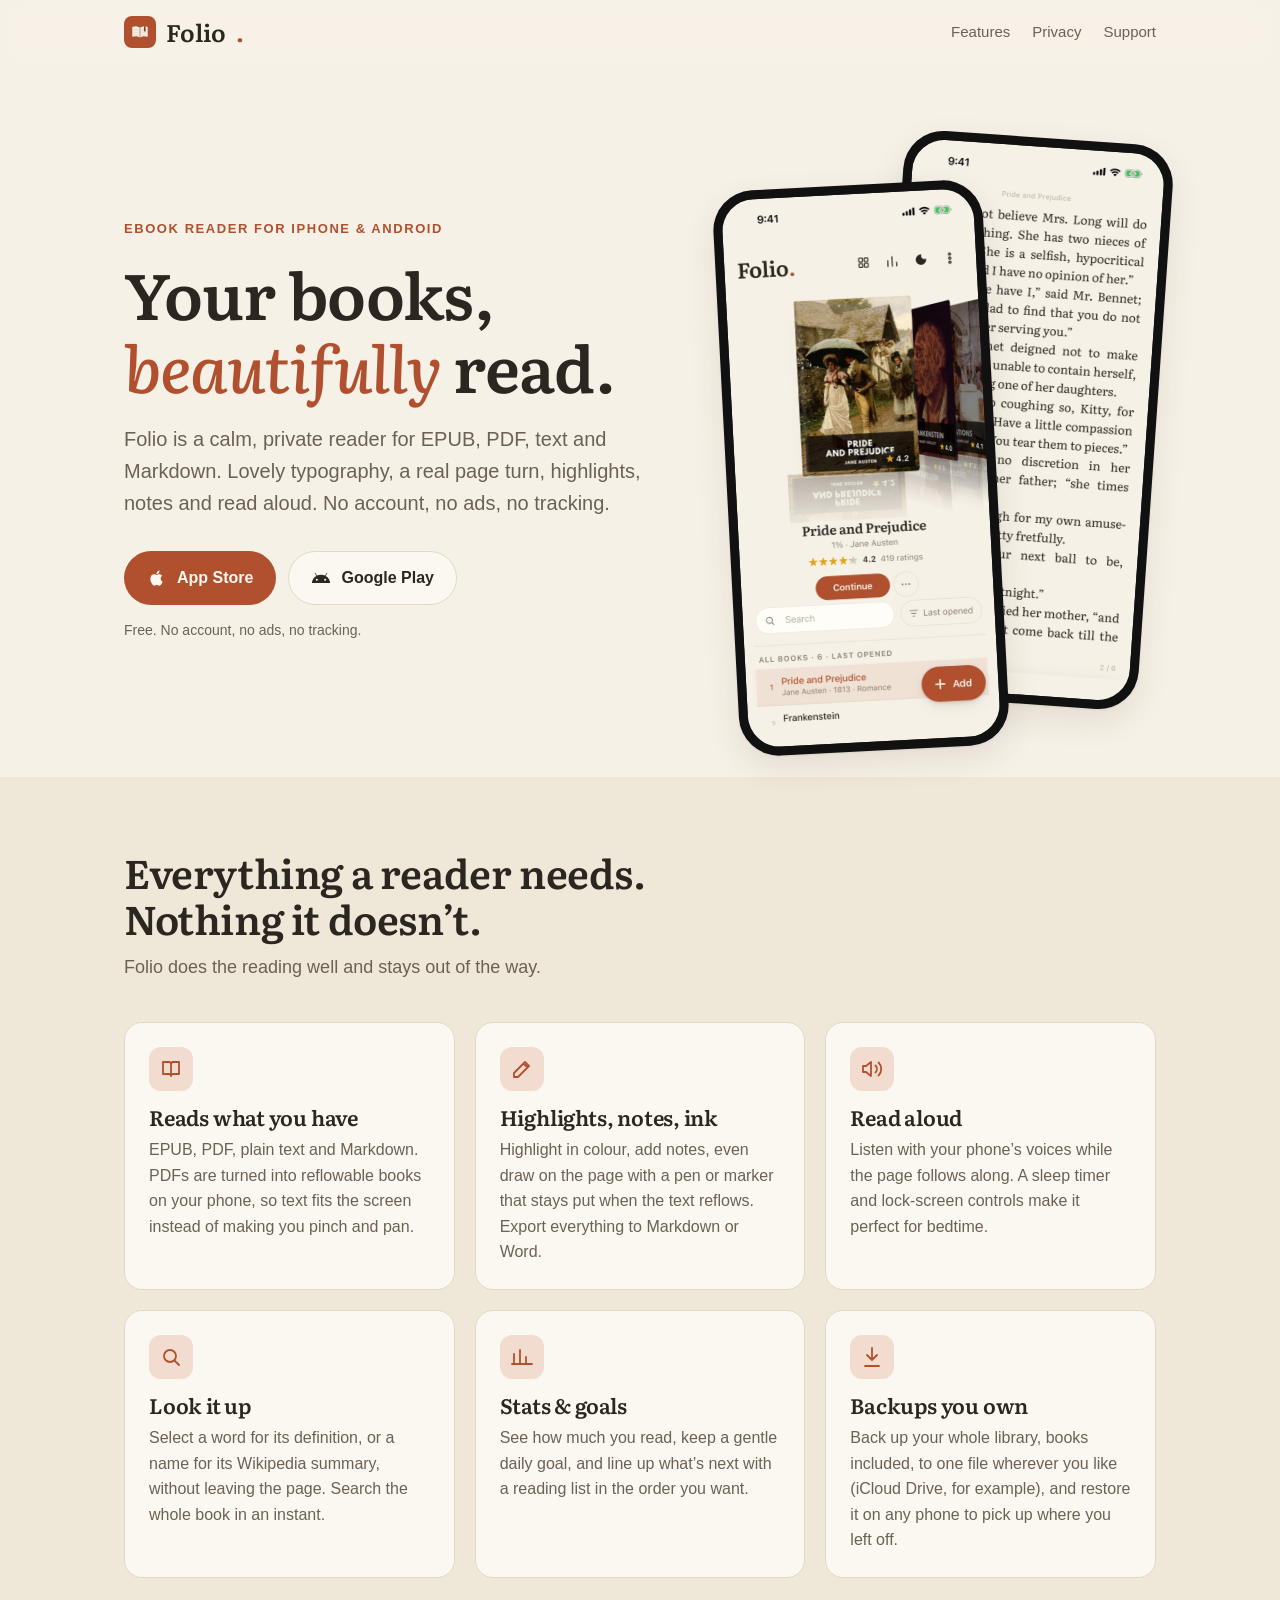
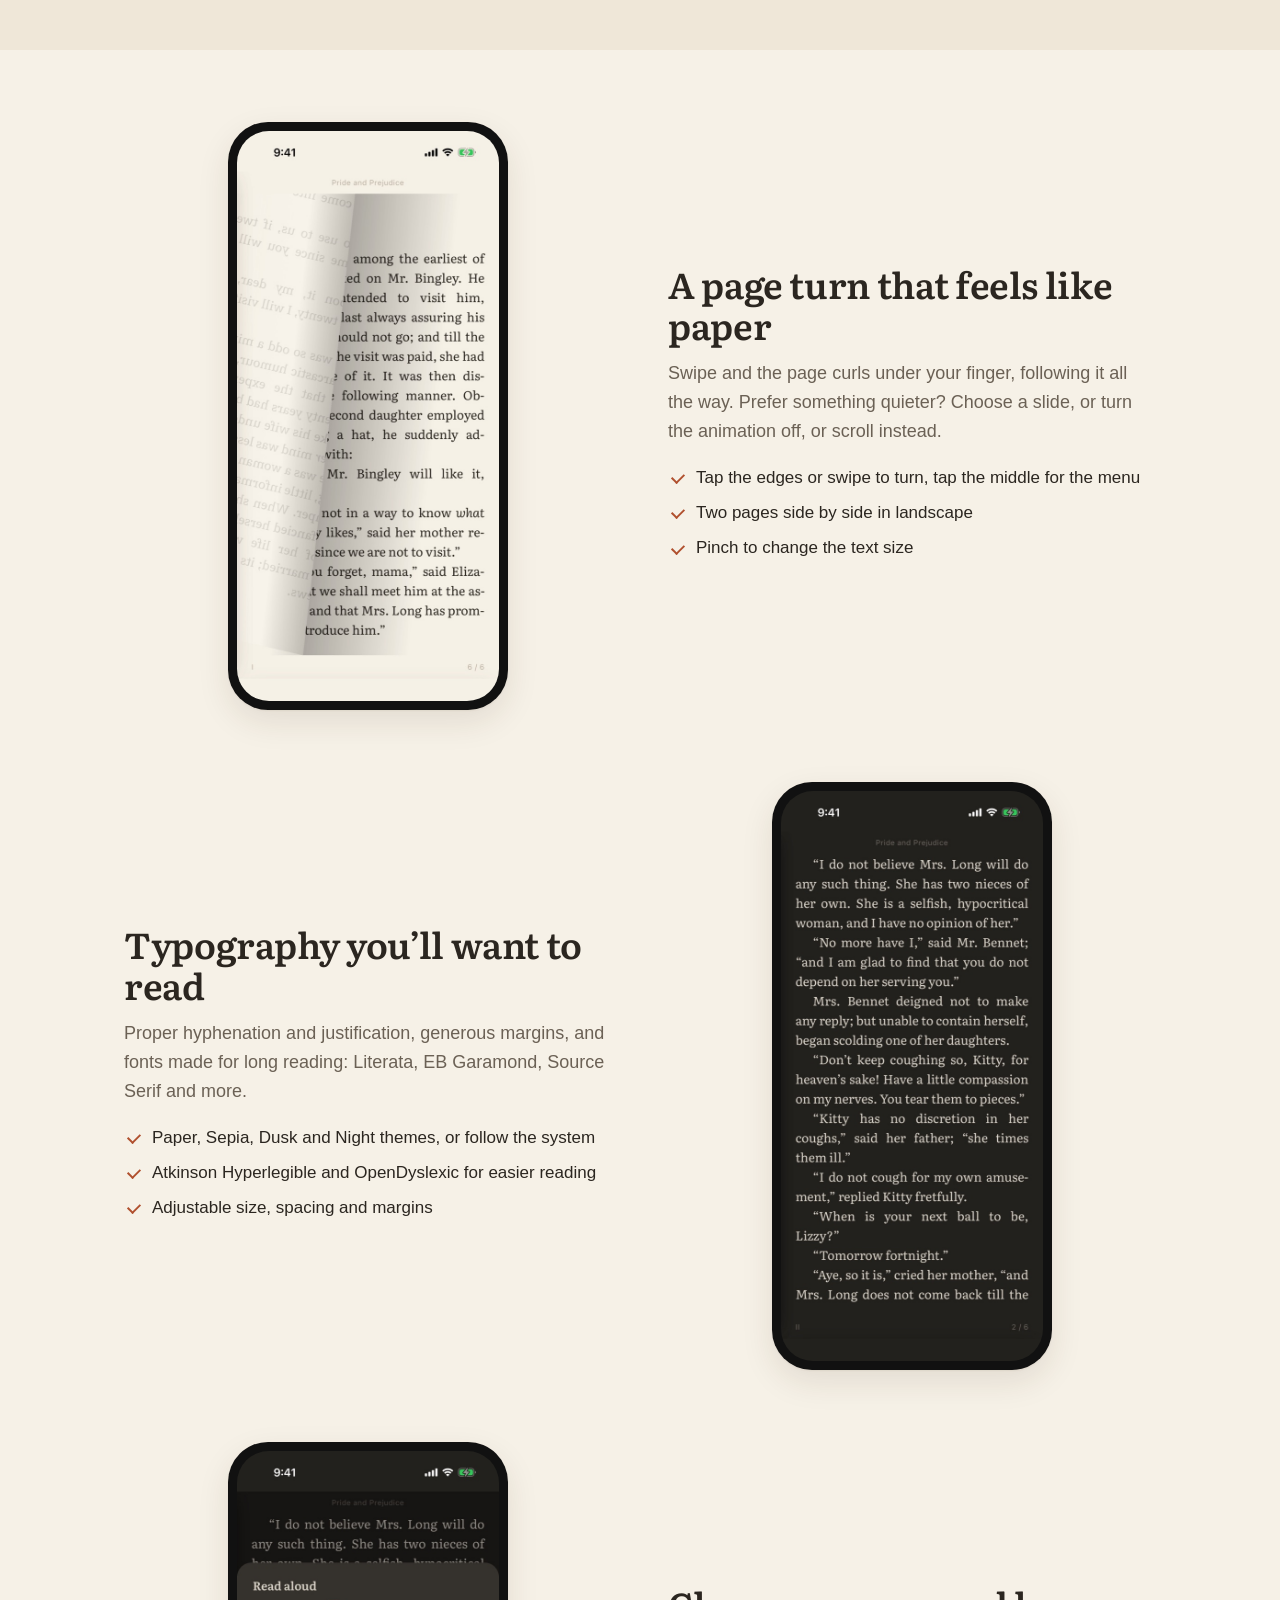
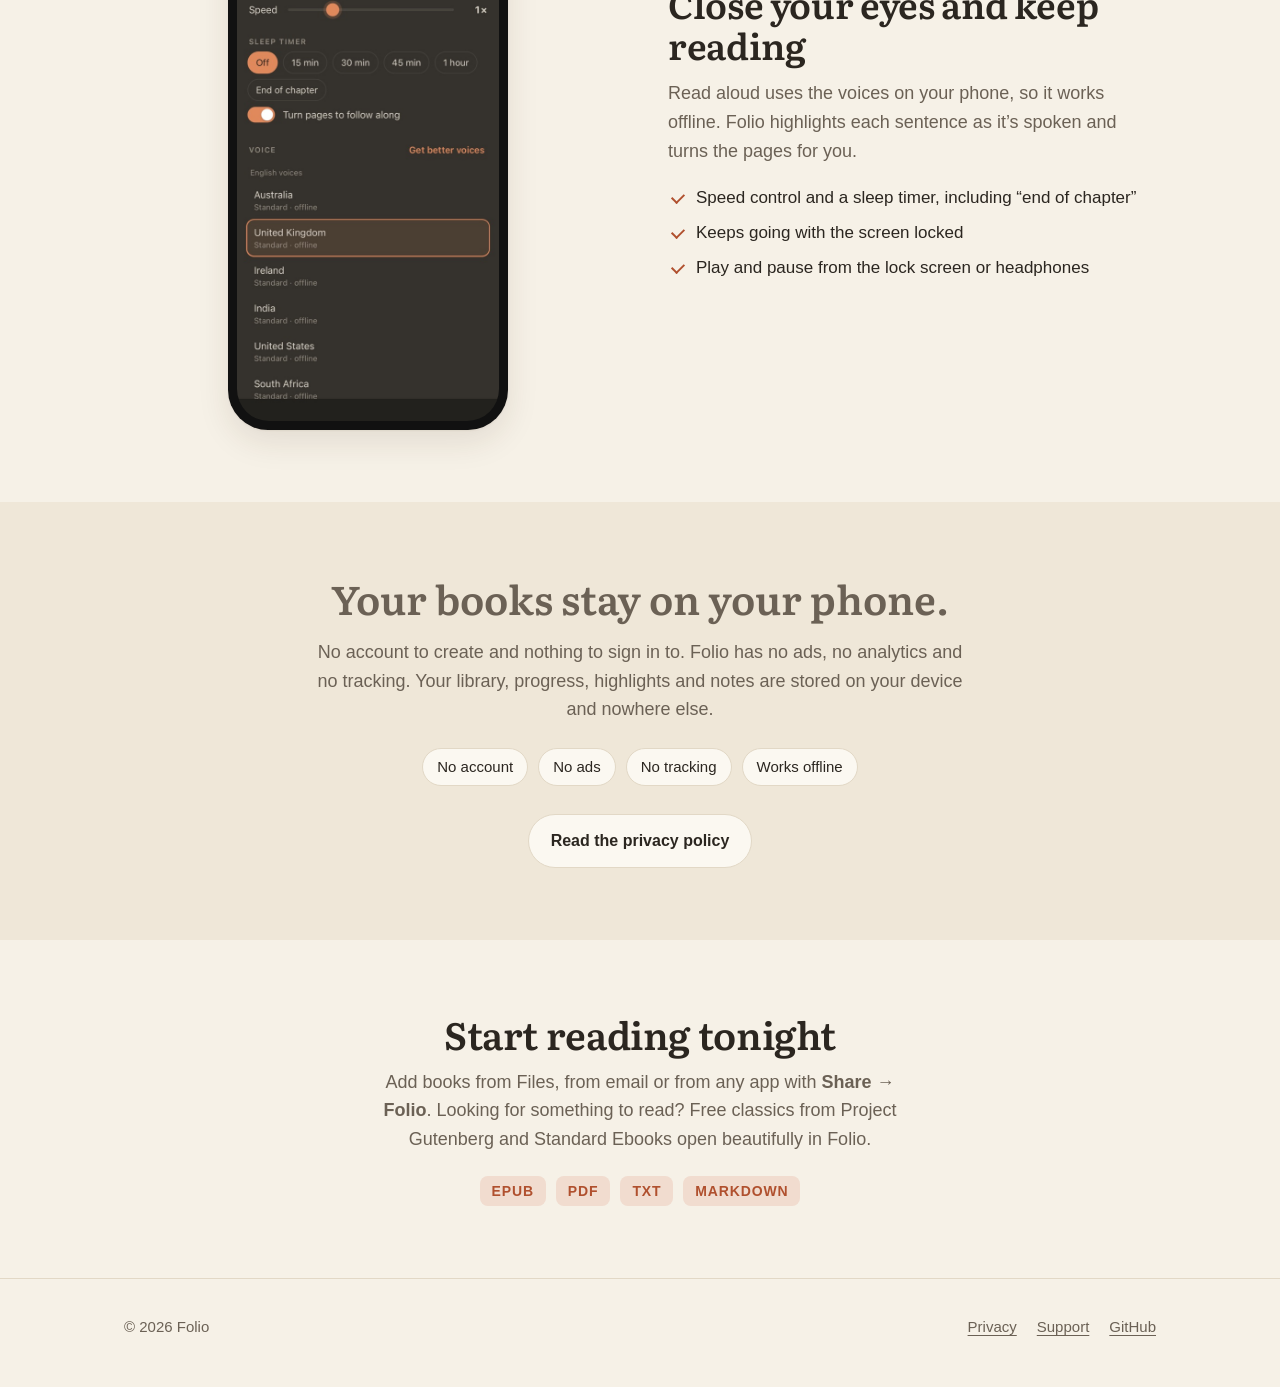
<file: index.html>
<!doctype html>
<html lang="en">
<head>
<meta charset="utf-8">
<meta name="viewport" content="width=device-width, initial-scale=1, viewport-fit=cover">
<title>Folio – Read EPUB &amp; PDF</title>
<meta name="description" content="Folio is a calm, private ebook reader for iPhone and Android. Read EPUB, PDF, text and Markdown with beautiful typography, highlights, notes and read aloud. No account, no ads, no tracking.">
<meta name="theme-color" content="#F6F1E7" media="(prefers-color-scheme: light)">
<meta name="theme-color" content="#1C1A17" media="(prefers-color-scheme: dark)">
<meta property="og:title" content="Folio – Read EPUB & PDF">
<meta property="og:description" content="A calm, private ebook reader. Your books stay on your phone.">
<meta property="og:image" content="img/icon-512.png">
<link rel="icon" href="img/favicon.png">
<link rel="apple-touch-icon" href="img/apple-touch-icon.png">
<link rel="preload" href="fonts/literata-latin-wght-normal.woff2" as="font" type="font/woff2" crossorigin>
<link rel="stylesheet" href="style.css">
</head>
<body>

<header class="top">
  <div class="wrap">
    <a class="brand" href="./"><img src="img/icon-512.png" alt="">Folio<b>.</b></a>
    <nav class="nav">
      <a href="#features" class="hide-sm">Features</a>
      <a href="#privacy">Privacy</a>
      <a href="support.html">Support</a>
    </nav>
  </div>
</header>

<main>
  <section class="hero">
    <div class="wrap">
      <div>
        <p class="eyebrow">Ebook reader for iPhone &amp; Android</p>
        <h1>Your books, <em>beautifully</em> read.</h1>
        <p class="lede">Folio is a calm, private reader for EPUB, PDF, text and Markdown. Lovely typography, a real page turn, highlights, notes and read aloud. No account, no ads, no tracking.</p>
        <div class="ctas">
          <a class="btn primary" href="https://apps.apple.com/app/folio-read-epub-pdf/id6838171539">
            <svg viewBox="0 0 24 24" aria-hidden="true"><path d="M16.37 12.7c-.02-2.3 1.88-3.4 1.96-3.46-1.07-1.56-2.73-1.78-3.32-1.8-1.41-.14-2.76.83-3.47.83-.72 0-1.82-.81-3-.79-1.54.02-2.96.9-3.76 2.27-1.6 2.78-.41 6.9 1.15 9.16.76 1.1 1.67 2.34 2.86 2.3 1.15-.05 1.58-.74 2.97-.74 1.38 0 1.77.74 2.98.72 1.23-.02 2.01-1.12 2.76-2.23.87-1.28 1.23-2.51 1.25-2.58-.03-.01-2.4-.92-2.38-3.68zM14.1 5.95c.63-.77 1.06-1.83.94-2.89-.91.04-2.02.61-2.67 1.37-.58.67-1.1 1.76-.96 2.8 1.02.08 2.06-.52 2.69-1.28z"/></svg>
            App Store
          </a>
          <a class="btn ghost" href="https://play.google.com/store/apps/details?id=io.folioreader.app">
            <svg viewBox="0 0 24 24" aria-hidden="true"><path d="M17.6 9.48l1.84-3.18a.38.38 0 00-.66-.38l-1.86 3.22a11.4 11.4 0 00-9.84 0L5.22 5.92a.38.38 0 00-.66.38L6.4 9.48A10.8 10.8 0 001 18h22a10.8 10.8 0 00-5.4-8.52zM7 15.25a1.25 1.25 0 110-2.5 1.25 1.25 0 010 2.5zm10 0a1.25 1.25 0 110-2.5 1.25 1.25 0 010 2.5z"/></svg>
            Google Play
          </a>
        </div>
        <p class="note">Free. No account, no ads, no tracking.</p>
      </div>
      <div class="phones" aria-hidden="true">
        <div class="phone back"><img src="img/reader.jpg" alt="" width="1206" height="2622" loading="eager"></div>
        <div class="phone front"><img src="img/library.jpg" alt="" width="1206" height="2622" loading="eager"></div>
      </div>
    </div>
  </section>

  <section id="features" class="alt">
    <div class="wrap">
      <div class="sec-head">
        <h2>Everything a reader needs. Nothing it doesn’t.</h2>
        <p>Folio does the reading well and stays out of the way.</p>
      </div>
      <div class="grid">
        <div class="card">
          <div class="ico"><svg viewBox="0 0 24 24"><path d="M4 5h6a2 2 0 012 2v12a2 2 0 00-2-2H4zM20 5h-6a2 2 0 00-2 2v12a2 2 0 012-2h6z"/></svg></div>
          <h3>Reads what you have</h3>
          <p>EPUB, PDF, plain text and Markdown. PDFs are turned into reflowable books on your phone, so text fits the screen instead of making you pinch and pan.</p>
        </div>
        <div class="card">
          <div class="ico"><svg viewBox="0 0 24 24"><path d="M4 20h4L19 9l-4-4L4 16zM13.5 6.5l4 4"/></svg></div>
          <h3>Highlights, notes, ink</h3>
          <p>Highlight in colour, add notes, even draw on the page with a pen or marker that stays put when the text reflows. Export everything to Markdown or Word.</p>
        </div>
        <div class="card">
          <div class="ico"><svg viewBox="0 0 24 24"><path d="M11 5L6 9H3v6h3l5 4zM15.5 8.5a5 5 0 010 7M18.5 5.5a9 9 0 010 13"/></svg></div>
          <h3>Read aloud</h3>
          <p>Listen with your phone’s voices while the page follows along. A sleep timer and lock-screen controls make it perfect for bedtime.</p>
        </div>
        <div class="card">
          <div class="ico"><svg viewBox="0 0 24 24"><circle cx="11" cy="11" r="6"/><path d="M20 20l-4.5-4.5"/></svg></div>
          <h3>Look it up</h3>
          <p>Select a word for its definition, or a name for its Wikipedia summary, without leaving the page. Search the whole book in an instant.</p>
        </div>
        <div class="card">
          <div class="ico"><svg viewBox="0 0 24 24"><path d="M4 19V9M10 19V5M16 19v-7M22 19H2"/></svg></div>
          <h3>Stats &amp; goals</h3>
          <p>See how much you read, keep a gentle daily goal, and line up what’s next with a reading list in the order you want.</p>
        </div>
        <div class="card">
          <div class="ico"><svg viewBox="0 0 24 24"><path d="M12 3v12M7 10l5 5 5-5M5 21h14"/></svg></div>
          <h3>Backups you own</h3>
          <p>Back up your whole library, books included, to one file wherever you like (iCloud Drive, for example), and restore it on any phone to pick up where you left off.</p>
        </div>
      </div>
    </div>
  </section>

  <section>
    <div class="wrap">
      <div class="showcase">
        <div class="shot"><img src="img/curl.jpg" alt="A page curling over as it turns" width="1206" height="2622" loading="lazy"></div>
        <div>
          <h2>A page turn that feels like paper</h2>
          <p>Swipe and the page curls under your finger, following it all the way. Prefer something quieter? Choose a slide, or turn the animation off, or scroll instead.</p>
          <ul class="ticks">
            <li>Tap the edges or swipe to turn, tap the middle for the menu</li>
            <li>Two pages side by side in landscape</li>
            <li>Pinch to change the text size</li>
          </ul>
        </div>
      </div>
      <div class="showcase flip">
        <div class="shot"><img src="img/dusk.jpg" alt="Folio's Dusk theme, light text on a warm dark page" width="1206" height="2622" loading="lazy"></div>
        <div>
          <h2>Typography you’ll want to read</h2>
          <p>Proper hyphenation and justification, generous margins, and fonts made for long reading: Literata, EB Garamond, Source Serif and more.</p>
          <ul class="ticks">
            <li>Paper, Sepia, Dusk and Night themes, or follow the system</li>
            <li>Atkinson Hyperlegible and OpenDyslexic for easier reading</li>
            <li>Adjustable size, spacing and margins</li>
          </ul>
        </div>
      </div>
      <div class="showcase">
        <div class="shot"><img src="img/tts.jpg" alt="Read aloud settings with speed, sleep timer and voices" width="1206" height="2622" loading="lazy"></div>
        <div>
          <h2>Close your eyes and keep reading</h2>
          <p>Read aloud uses the voices on your phone, so it works offline. Folio highlights each sentence as it’s spoken and turns the pages for you.</p>
          <ul class="ticks">
            <li>Speed control and a sleep timer, including “end of chapter”</li>
            <li>Keeps going with the screen locked</li>
            <li>Play and pause from the lock screen or headphones</li>
          </ul>
        </div>
      </div>
    </div>
  </section>

  <section id="privacy" class="alt privacy-band">
    <div class="wrap">
      <p class="big">Your books stay on your phone.</p>
      <p>No account to create and nothing to sign in to. Folio has no ads, no analytics and no tracking. Your library, progress, highlights and notes are stored on your device and nowhere else.</p>
      <div class="pills"><span>No account</span><span>No ads</span><span>No tracking</span><span>Works offline</span></div>
      <a class="btn ghost" href="privacy.html">Read the privacy policy</a>
    </div>
  </section>

  <section>
    <div class="wrap narrow" style="text-align:center">
      <h2 style="font-size:clamp(28px,4vw,38px)">Start reading tonight</h2>
      <p style="color:var(--ink-2);font-size:18px;margin:12px auto 22px;max-width:30em">Add books from Files, from email or from any app with <b>Share → Folio</b>. Looking for something to read? Free classics from Project Gutenberg and Standard Ebooks open beautifully in Folio.</p>
      <div class="formats" style="justify-content:center"><span>EPUB</span><span>PDF</span><span>TXT</span><span>MARKDOWN</span></div>
    </div>
  </section>
</main>

<footer>
  <div class="wrap">
    <span>© <span data-year>2026</span> Folio</span>
    <nav>
      <a href="privacy.html">Privacy</a>
      <a href="support.html">Support</a>
      <a data-gh="">GitHub</a>
    </nav>
  </div>
</footer>
<script src="site.js"></script>
</body>
</html>
</file>
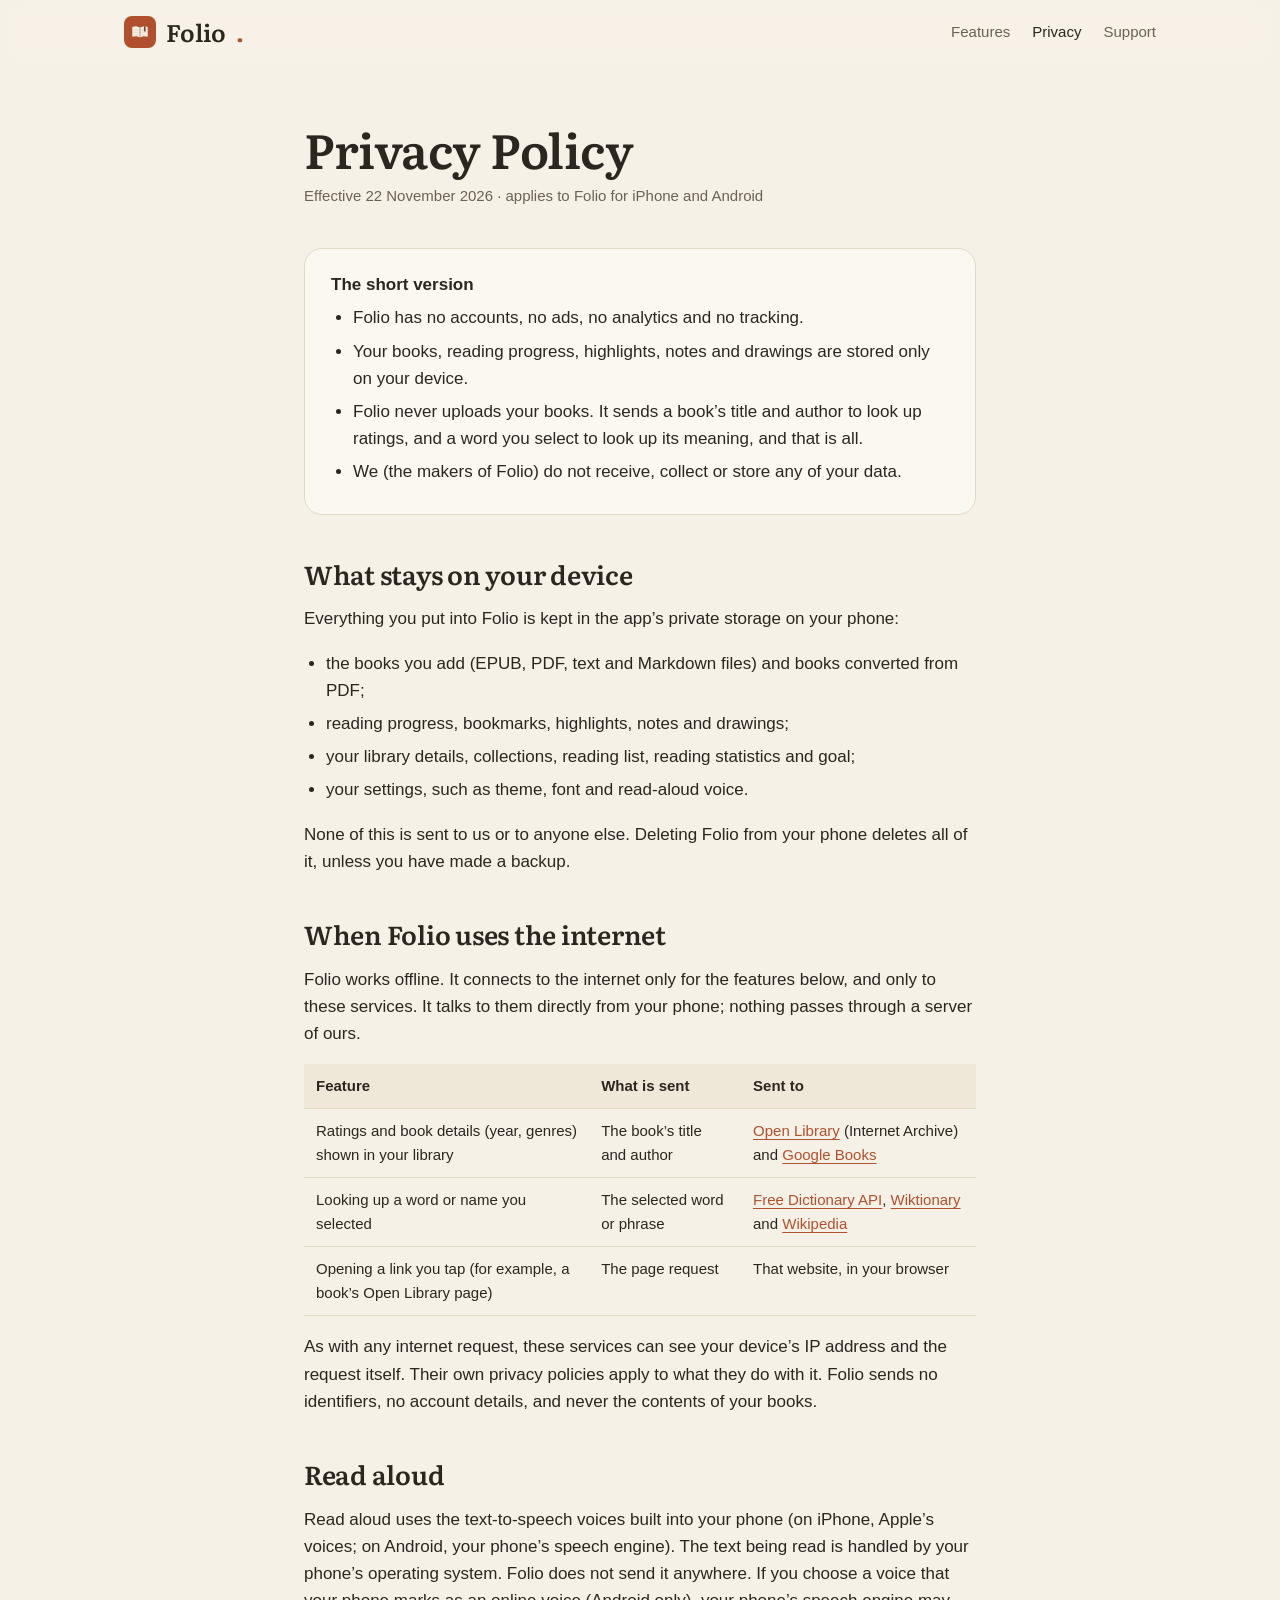
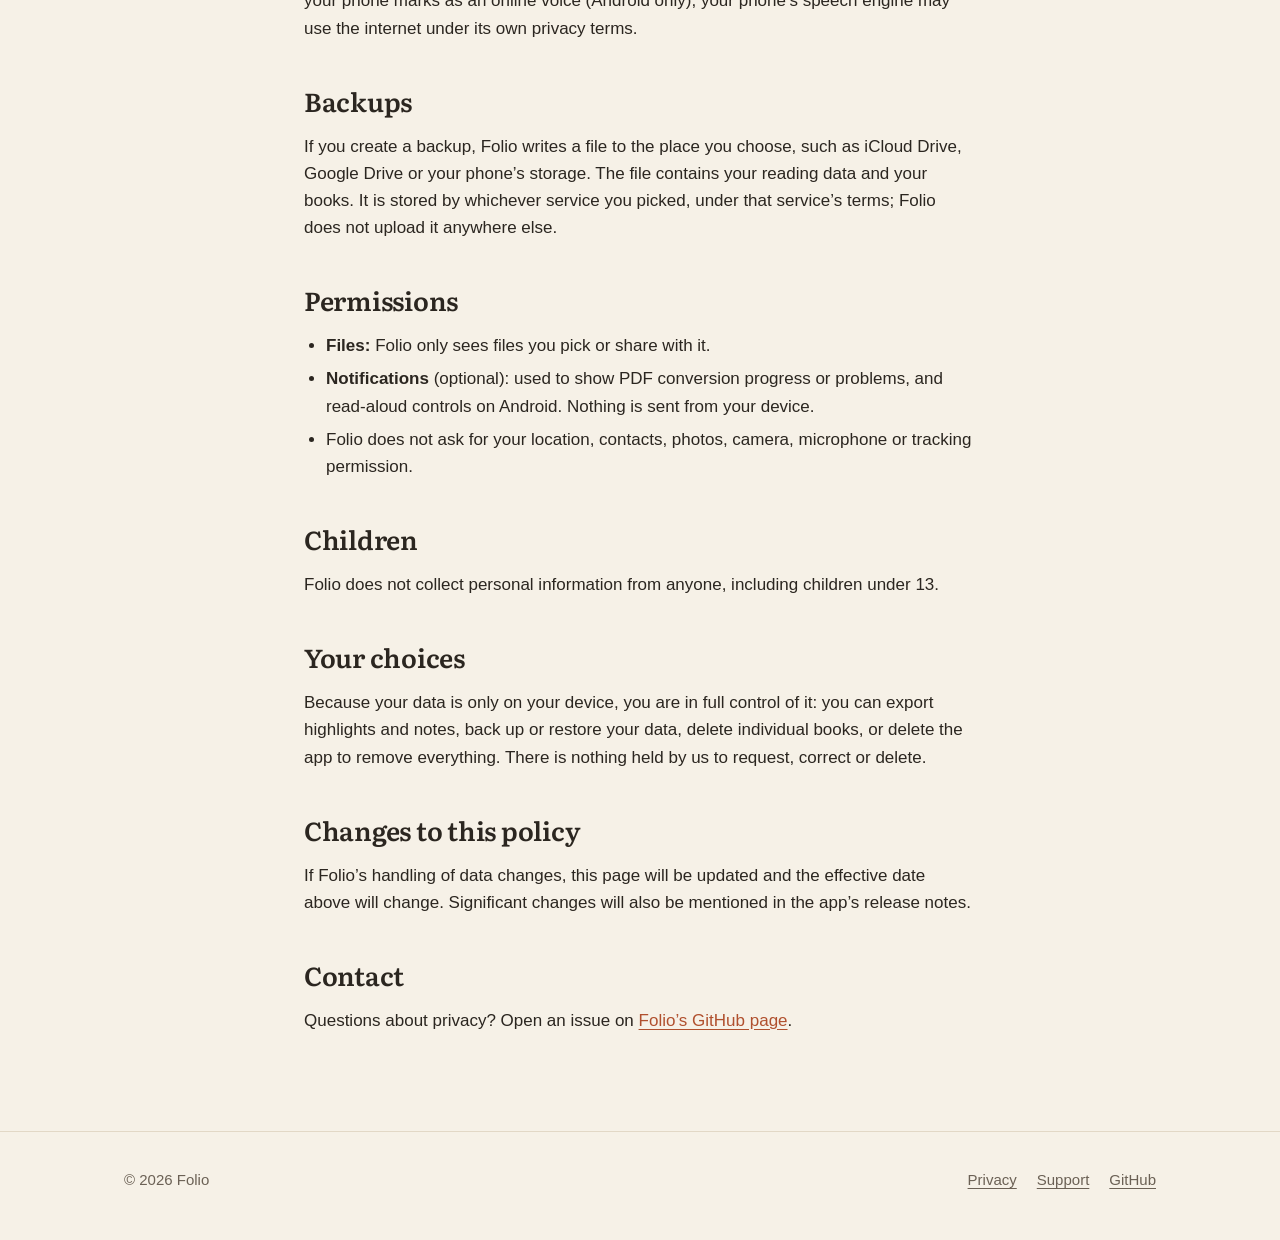
<file: privacy.html>
<!doctype html>
<html lang="en">
<head>
<meta charset="utf-8">
<meta name="viewport" content="width=device-width, initial-scale=1, viewport-fit=cover">
<title>Privacy Policy · Folio</title>
<meta name="description" content="Folio's privacy policy: no account, no ads, no analytics, no tracking. Your books and reading data stay on your device.">
<meta name="theme-color" content="#F6F1E7" media="(prefers-color-scheme: light)">
<meta name="theme-color" content="#1C1A17" media="(prefers-color-scheme: dark)">
<link rel="icon" href="img/favicon.png">
<link rel="apple-touch-icon" href="img/apple-touch-icon.png">
<link rel="stylesheet" href="style.css">
</head>
<body>

<header class="top">
  <div class="wrap">
    <a class="brand" href="./"><img src="img/icon-512.png" alt="">Folio<b>.</b></a>
    <nav class="nav">
      <a href="./#features" class="hide-sm">Features</a>
      <a href="privacy.html" aria-current="page">Privacy</a>
      <a href="support.html">Support</a>
    </nav>
  </div>
</header>

<main class="doc">
  <div class="wrap narrow">
    <h1>Privacy Policy</h1>
    <p class="updated">Effective 22 November 2026 · applies to Folio for iPhone and Android</p>

    <div class="summary">
      <p>The short version</p>
      <ul>
        <li>Folio has no accounts, no ads, no analytics and no tracking.</li>
        <li>Your books, reading progress, highlights, notes and drawings are stored only on your device.</li>
        <li>Folio never uploads your books. It sends a book’s title and author to look up ratings, and a word you select to look up its meaning, and that is all.</li>
        <li>We (the makers of Folio) do not receive, collect or store any of your data.</li>
      </ul>
    </div>

    <h2>What stays on your device</h2>
    <p>Everything you put into Folio is kept in the app’s private storage on your phone:</p>
    <ul>
      <li>the books you add (EPUB, PDF, text and Markdown files) and books converted from PDF;</li>
      <li>reading progress, bookmarks, highlights, notes and drawings;</li>
      <li>your library details, collections, reading list, reading statistics and goal;</li>
      <li>your settings, such as theme, font and read-aloud voice.</li>
    </ul>
    <p>None of this is sent to us or to anyone else. Deleting Folio from your phone deletes all of it, unless you have made a backup.</p>

    <h2>When Folio uses the internet</h2>
    <p>Folio works offline. It connects to the internet only for the features below, and only to these services. It talks to them directly from your phone; nothing passes through a server of ours.</p>
    <table>
      <thead><tr><th>Feature</th><th>What is sent</th><th>Sent to</th></tr></thead>
      <tbody>
        <tr><td>Ratings and book details (year, genres) shown in your library</td><td>The book’s title and author</td><td><a href="https://openlibrary.org/">Open Library</a> (Internet Archive) and <a href="https://developers.google.com/books">Google Books</a></td></tr>
        <tr><td>Looking up a word or name you selected</td><td>The selected word or phrase</td><td><a href="https://dictionaryapi.dev/">Free Dictionary API</a>, <a href="https://www.wiktionary.org/">Wiktionary</a> and <a href="https://www.wikipedia.org/">Wikipedia</a></td></tr>
        <tr><td>Opening a link you tap (for example, a book’s Open Library page)</td><td>The page request</td><td>That website, in your browser</td></tr>
      </tbody>
    </table>
    <p>As with any internet request, these services can see your device’s IP address and the request itself. Their own privacy policies apply to what they do with it. Folio sends no identifiers, no account details, and never the contents of your books.</p>

    <h2>Read aloud</h2>
    <p>Read aloud uses the text-to-speech voices built into your phone (on iPhone, Apple’s voices; on Android, your phone’s speech engine). The text being read is handled by your phone’s operating system. Folio does not send it anywhere. If you choose a voice that your phone marks as an online voice (Android only), your phone’s speech engine may use the internet under its own privacy terms.</p>

    <h2>Backups</h2>
    <p>If you create a backup, Folio writes a file to the place you choose, such as iCloud Drive, Google Drive or your phone’s storage. The file contains your reading data and your books. It is stored by whichever service you picked, under that service’s terms; Folio does not upload it anywhere else.</p>

    <h2>Permissions</h2>
    <ul>
      <li><b>Files:</b> Folio only sees files you pick or share with it.</li>
      <li><b>Notifications</b> (optional): used to show PDF conversion progress or problems, and read-aloud controls on Android. Nothing is sent from your device.</li>
      <li>Folio does not ask for your location, contacts, photos, camera, microphone or tracking permission.</li>
    </ul>

    <h2>Children</h2>
    <p>Folio does not collect personal information from anyone, including children under 13.</p>

    <h2>Your choices</h2>
    <p>Because your data is only on your device, you are in full control of it: you can export highlights and notes, back up or restore your data, delete individual books, or delete the app to remove everything. There is nothing held by us to request, correct or delete.</p>

    <h2>Changes to this policy</h2>
    <p>If Folio’s handling of data changes, this page will be updated and the effective date above will change. Significant changes will also be mentioned in the app’s release notes.</p>

    <h2>Contact</h2>
    <p>Questions about privacy? Open an issue on <a data-gh="/issues">Folio’s GitHub page</a>.</p>
  </div>
</main>

<footer>
  <div class="wrap">
    <span>© <span data-year>2026</span> Folio</span>
    <nav>
      <a href="privacy.html">Privacy</a>
      <a href="support.html">Support</a>
      <a data-gh="">GitHub</a>
    </nav>
  </div>
</footer>
<script src="site.js"></script>
</body>
</html>
</file>
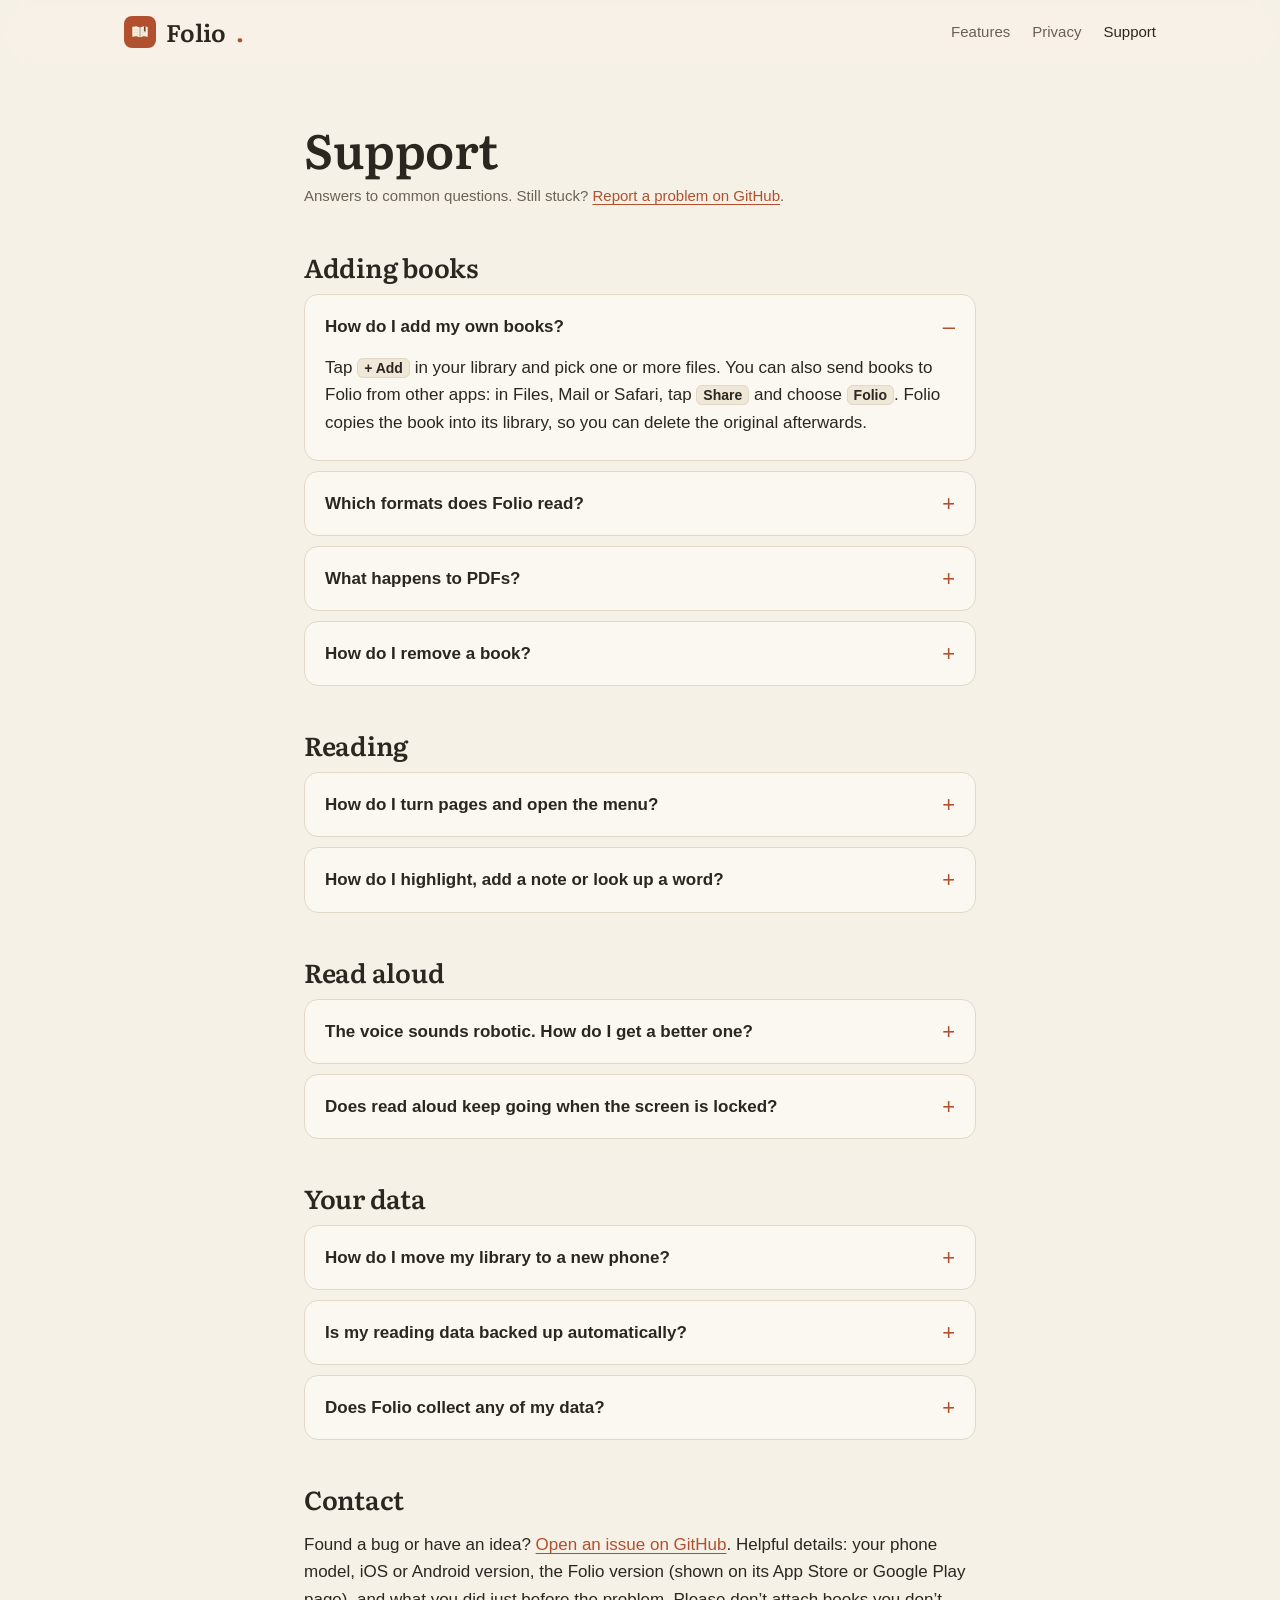
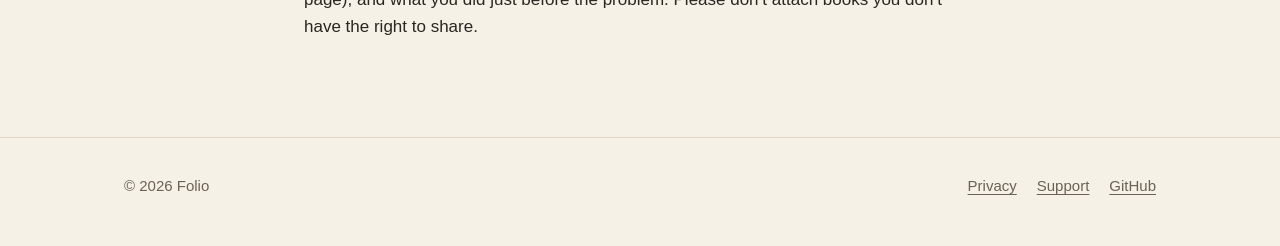
<file: support.html>
<!doctype html>
<html lang="en">
<head>
<meta charset="utf-8">
<meta name="viewport" content="width=device-width, initial-scale=1, viewport-fit=cover">
<title>Support · Folio</title>
<meta name="description" content="Help with Folio: adding books, PDFs, read aloud voices, backups and reporting a problem.">
<meta name="theme-color" content="#F6F1E7" media="(prefers-color-scheme: light)">
<meta name="theme-color" content="#1C1A17" media="(prefers-color-scheme: dark)">
<link rel="icon" href="img/favicon.png">
<link rel="apple-touch-icon" href="img/apple-touch-icon.png">
<link rel="stylesheet" href="style.css">
</head>
<body>

<header class="top">
  <div class="wrap">
    <a class="brand" href="./"><img src="img/icon-512.png" alt="">Folio<b>.</b></a>
    <nav class="nav">
      <a href="./#features" class="hide-sm">Features</a>
      <a href="privacy.html">Privacy</a>
      <a href="support.html" aria-current="page">Support</a>
    </nav>
  </div>
</header>

<main class="doc">
  <div class="wrap narrow">
    <h1>Support</h1>
    <p class="updated">Answers to common questions. Still stuck? <a data-gh="/issues">Report a problem on GitHub</a>.</p>

    <h2>Adding books</h2>
    <details open>
      <summary>How do I add my own books?</summary>
      <p>Tap <span class="path">+ Add</span> in your library and pick one or more files. You can also send books to Folio from other apps: in Files, Mail or Safari, tap <span class="path">Share</span> and choose <span class="path">Folio</span>. Folio copies the book into its library, so you can delete the original afterwards.</p>
    </details>
    <details>
      <summary>Which formats does Folio read?</summary>
      <p>EPUB, PDF, plain text (.txt) and Markdown (.md). DRM-protected books bought from other stores (for example, Kindle or Apple Books purchases) can’t be opened.</p>
    </details>
    <details>
      <summary>What happens to PDFs?</summary>
      <p>Folio turns a PDF into a reflowable book on your phone, so the text fits your screen and you can change the font and size. Conversion runs in the background while you keep reading; a long PDF can take a few minutes. On iPhone, keep Folio open until it finishes, because iOS pauses apps soon after you switch away.</p>
      <p>Scanned pages that are only pictures (with no text in them) are kept as page images, so you can still read them, but their text can’t be resized, searched or read aloud.</p>
    </details>
    <details>
      <summary>How do I remove a book?</summary>
      <p>In the library, tap <span class="path">⋯</span> on the book and choose to delete it. Your highlights and notes for it are removed too, so export them first if you want to keep them.</p>
    </details>

    <h2>Reading</h2>
    <details>
      <summary>How do I turn pages and open the menu?</summary>
      <p>Tap near the left or right edge, or swipe, to turn the page. Tap the middle of the page to show the menu with the table of contents, search, settings and more. Pinch to make the text bigger or smaller.</p>
    </details>
    <details>
      <summary>How do I highlight, add a note or look up a word?</summary>
      <p>Press and hold a word, drag the handles to select more, then choose <span class="path">Highlight</span>, <span class="path">Note</span> or <span class="path">Look up</span>. All your highlights are collected under <span class="path">Notes &amp; highlights</span>, where you can export them to Markdown or Word, or share them.</p>
    </details>

    <h2>Read aloud</h2>
    <details>
      <summary>The voice sounds robotic. How do I get a better one?</summary>
      <p>iPhones come with compact voices only. Better, natural-sounding voices are a free download from Apple:</p>
      <ol>
        <li>Open <span class="path">Settings</span> → <span class="path">Accessibility</span> → <span class="path">Read &amp; Speak</span> → <span class="path">Voices</span> (on some iOS versions: <span class="path">Spoken Content</span> → <span class="path">Voices</span>).</li>
        <li>Choose your language and download a voice marked <b>Premium</b> or <b>Enhanced</b>, for example <i>Ava (Premium)</i> or <i>Zoe (Premium)</i>.</li>
        <li>Close Folio completely and open it again. It picks the best voice automatically, or choose one under <span class="path">Read aloud</span> → <span class="path">Voice</span>.</li>
      </ol>
      <p>On Android, install voices from your phone’s text-to-speech settings (often Google’s speech engine), then pick one in Folio.</p>
    </details>
    <details>
      <summary>Does read aloud keep going when the screen is locked?</summary>
      <p>Yes. You can pause, play and skip from the lock screen or your headphones. Use the sleep timer to stop after a set time or at the end of the chapter.</p>
    </details>

    <h2>Your data</h2>
    <details>
      <summary>How do I move my library to a new phone?</summary>
      <p>Open the menu, choose <span class="path">Backup &amp; restore</span> and choose <span class="path">Back up library</span> and save the file to iCloud Drive or another place you can reach from the new phone. On the new phone, install Folio, open <span class="path">Backup &amp; restore</span> and choose to restore that file. Your books, progress, highlights and notes come back.</p>
    </details>
    <details>
      <summary>Is my reading data backed up automatically?</summary>
      <p>No. Everything stays only on your phone, and deleting the app deletes it. Use <span class="path">Backup &amp; restore</span> → <span class="path">Back up library</span> from time to time to save your books, progress, highlights and notes to a file you keep, and always before deleting the app or changing phones.</p>
    </details>
    <details>
      <summary>Does Folio collect any of my data?</summary>
      <p>No. There’s no account, no analytics and no tracking. See the <a href="privacy.html">privacy policy</a> for the few things Folio looks up online, such as ratings and word definitions.</p>
    </details>

    <h2>Contact</h2>
    <p>Found a bug or have an idea? <a data-gh="/issues">Open an issue on GitHub</a>. Helpful details: your phone model, iOS or Android version, the Folio version (shown on its App Store or Google Play page), and what you did just before the problem. Please don’t attach books you don’t have the right to share.</p>
  </div>
</main>

<footer>
  <div class="wrap">
    <span>© <span data-year>2026</span> Folio</span>
    <nav>
      <a href="privacy.html">Privacy</a>
      <a href="support.html">Support</a>
      <a data-gh="">GitHub</a>
    </nav>
  </div>
</footer>
<script src="site.js"></script>
</body>
</html>
</file>
<file: style.css>
@font-face { font-family: "Literata"; src: url(fonts/literata-latin-wght-normal.woff2) format("woff2"); font-weight: 200 900; font-style: normal; font-display: swap; }
@font-face { font-family: "Literata"; src: url(fonts/literata-latin-wght-italic.woff2) format("woff2"); font-weight: 200 900; font-style: italic; font-display: swap; }

:root {
  --bg: #F6F1E7;
  --bg-2: #EFE7D8;
  --card: #FBF8F1;
  --ink: #2B2620;
  --ink-2: #6B6155;
  --line: #E2D8C6;
  --accent: #B0502E;
  --accent-ink: #FFF8F0;
  --accent-soft: #F1DCCF;
  --serif: "Literata", Georgia, "Times New Roman", serif;
  --sans: -apple-system, BlinkMacSystemFont, "Segoe UI", Roboto, "Helvetica Neue", Arial, sans-serif;
  --shadow: 0 1px 2px rgba(60, 40, 20, .06), 0 12px 32px rgba(60, 40, 20, .10);
  color-scheme: light;
}
@media (prefers-color-scheme: dark) {
  :root {
    --bg: #1C1A17;
    --bg-2: #23211E;
    --card: #2A2723;
    --ink: #E6DFD3;
    --ink-2: #A99F91;
    --line: #3A3631;
    --accent: #DE7A52;
    --accent-ink: #1C1A17;
    --accent-soft: #3B2A22;
    --shadow: 0 1px 2px rgba(0, 0, 0, .3), 0 12px 32px rgba(0, 0, 0, .35);
    color-scheme: dark;
  }
}

* { box-sizing: border-box; }
html { -webkit-text-size-adjust: 100%; scroll-behavior: smooth; }
body { margin: 0; background: var(--bg); color: var(--ink); font: 17px/1.6 var(--sans); }
img { max-width: 100%; height: auto; display: block; }
a { color: var(--accent); text-underline-offset: 3px; }
h1, h2, h3 { font-family: var(--serif); font-weight: 600; line-height: 1.15; letter-spacing: -.01em; margin: 0; }
.wrap { max-width: 1080px; margin: 0 auto; padding: 0 24px; }
.narrow { max-width: 720px; }

/* header */
.top { position: sticky; top: 0; z-index: 10; background: color-mix(in srgb, var(--bg) 88%, transparent); backdrop-filter: saturate(1.4) blur(12px); -webkit-backdrop-filter: saturate(1.4) blur(12px); border-bottom: 1px solid transparent; }
.top.scrolled { border-bottom-color: var(--line); }
.top .wrap { display: flex; align-items: center; justify-content: space-between; height: 64px; }
.brand { display: flex; align-items: center; gap: 10px; color: var(--ink); text-decoration: none; font: 600 24px/1 var(--serif); }
.brand img { width: 32px; height: 32px; border-radius: 8px; }
.brand b { color: var(--accent); }
.nav { display: flex; gap: 22px; font-size: 15px; }
.nav a { color: var(--ink-2); text-decoration: none; }
.nav a:hover, .nav a[aria-current] { color: var(--ink); }

/* hero */
.hero { padding: 72px 0 40px; }
.hero .wrap { display: grid; grid-template-columns: 1.05fr .95fr; gap: 48px; align-items: center; }
.eyebrow { font-size: 13px; font-weight: 600; letter-spacing: .12em; text-transform: uppercase; color: var(--accent); margin: 0 0 16px; }
.hero h1 { font-size: clamp(40px, 6vw, 64px); }
.hero h1 em { color: var(--accent); font-style: italic; font-weight: 500; }
.lede { font-size: 20px; color: var(--ink-2); margin: 20px 0 32px; max-width: 34em; }
.ctas { display: flex; flex-wrap: wrap; gap: 12px; align-items: center; }
.btn { display: inline-flex; align-items: center; gap: 10px; padding: 13px 22px; border-radius: 999px; font-weight: 600; font-size: 16px; text-decoration: none; border: 1px solid transparent; }
.btn svg { width: 20px; height: 20px; fill: currentColor; }
.btn.primary { background: var(--accent); color: var(--accent-ink); }
.btn.ghost { border-color: var(--line); color: var(--ink); background: var(--card); }
.btn[aria-disabled="true"] { cursor: default; }
.btn small { font-weight: 500; opacity: .8; }
.note { font-size: 14px; color: var(--ink-2); margin-top: 14px; }

.phones { position: relative; height: 600px; }
.phone { position: absolute; width: 270px; border-radius: 40px; padding: 9px; background: #111; box-shadow: var(--shadow); }
.phone img { border-radius: 32px; aspect-ratio: 1206 / 2622; object-fit: cover; }
.phone.back { right: 0; top: 0; transform: rotate(4deg); }
.phone.front { left: 8%; top: 48px; transform: rotate(-3deg); }

/* sections */
section { padding: 72px 0; }
.alt { background: var(--bg-2); }
.sec-head { max-width: 640px; margin-bottom: 40px; }
.sec-head h2 { font-size: clamp(30px, 4vw, 40px); }
.sec-head p { color: var(--ink-2); font-size: 18px; margin: 12px 0 0; }

.grid { display: grid; grid-template-columns: repeat(3, 1fr); gap: 20px; }
.card { background: var(--card); border: 1px solid var(--line); border-radius: 18px; padding: 24px; }
.card h3 { font-size: 21px; margin: 14px 0 8px; }
.card p { margin: 0; color: var(--ink-2); font-size: 16px; }
.ico { width: 44px; height: 44px; border-radius: 12px; display: grid; place-items: center; background: var(--accent-soft); color: var(--accent); }
.ico svg { width: 24px; height: 24px; fill: none; stroke: currentColor; stroke-width: 1.8; stroke-linecap: round; stroke-linejoin: round; }

.showcase { display: grid; grid-template-columns: 1fr 1fr; gap: 56px; align-items: center; }
.showcase + .showcase { margin-top: 72px; }
.showcase.flip > :first-child { order: 2; }
.showcase .shot { justify-self: center; width: 280px; border-radius: 40px; padding: 9px; background: #111; box-shadow: var(--shadow); }
.showcase .shot img { border-radius: 32px; }
.showcase h2 { font-size: clamp(28px, 3.6vw, 36px); margin-bottom: 14px; }
.showcase p { color: var(--ink-2); font-size: 18px; margin: 0 0 14px; }
.ticks { list-style: none; padding: 0; margin: 18px 0 0; }
.ticks li { padding-left: 28px; position: relative; margin: 8px 0; }
.ticks li::before { content: ""; position: absolute; left: 4px; top: .55em; width: 10px; height: 6px; border-left: 2px solid var(--accent); border-bottom: 2px solid var(--accent); transform: rotate(-45deg); }

.privacy-band { text-align: center; }
.privacy-band .big { font: 600 clamp(28px, 4vw, 40px)/1.2 var(--serif); max-width: 18em; margin: 0 auto 16px; }
.privacy-band p { color: var(--ink-2); max-width: 36em; margin: 0 auto 24px; font-size: 18px; }
.pills { display: flex; flex-wrap: wrap; justify-content: center; gap: 10px; margin-bottom: 28px; }
.pills span { border: 1px solid var(--line); background: var(--card); border-radius: 999px; padding: 6px 14px; font-size: 15px; }

.formats { display: flex; flex-wrap: wrap; gap: 10px; margin-top: 8px; }
.formats span { font: 600 14px/1 var(--sans); letter-spacing: .06em; padding: 8px 12px; border-radius: 8px; background: var(--accent-soft); color: var(--accent); }

/* docs pages (privacy, support) */
.doc { padding: 56px 0 80px; }
.doc h1 { font-size: clamp(36px, 5vw, 48px); margin-bottom: 8px; }
.doc .updated { color: var(--ink-2); margin: 0 0 40px; font-size: 15px; }
.doc h2 { font-size: 26px; margin: 44px 0 12px; }
.doc h3 { font-size: 19px; margin: 28px 0 8px; font-family: var(--sans); font-weight: 650; letter-spacing: 0; }
.doc p, .doc li { color: var(--ink); }
.doc ul { padding-left: 22px; }
.doc li { margin: 6px 0; }
.summary { background: var(--card); border: 1px solid var(--line); border-radius: 18px; padding: 22px 26px; margin: 0 0 32px; }
.summary p { margin: 0 0 6px; font-weight: 600; }
.summary ul { margin: 0; }
table { width: 100%; border-collapse: collapse; margin: 16px 0; font-size: 15px; display: block; overflow-x: auto; }
th, td { text-align: left; padding: 10px 12px; border-bottom: 1px solid var(--line); vertical-align: top; }
th { font-weight: 650; background: var(--bg-2); }
details { background: var(--card); border: 1px solid var(--line); border-radius: 14px; padding: 4px 20px; margin: 10px 0; }
details[open] { padding-bottom: 14px; }
summary { cursor: pointer; font-weight: 600; padding: 14px 0; list-style: none; position: relative; padding-right: 28px; }
summary::-webkit-details-marker { display: none; }
summary::after { content: "+"; position: absolute; right: 0; top: 10px; font-size: 22px; color: var(--accent); font-weight: 400; }
details[open] summary::after { content: "–"; }
details p, details ol, details ul { margin: 0 0 10px; color: var(--ink-2); }
kbd, .path { font: 600 14px/1.4 var(--sans); background: var(--bg-2); border: 1px solid var(--line); border-radius: 6px; padding: 1px 6px; color: var(--ink); white-space: nowrap; }

/* footer */
footer { border-top: 1px solid var(--line); padding: 36px 0 48px; color: var(--ink-2); font-size: 15px; }
footer .wrap { display: flex; flex-wrap: wrap; justify-content: space-between; gap: 16px; }
footer nav { display: flex; gap: 20px; flex-wrap: wrap; }
footer a { color: var(--ink-2); }

@media (max-width: 900px) {
  .hero { padding-top: 40px; }
  .hero .wrap { grid-template-columns: 1fr; gap: 24px; }
  .phones { height: 500px; max-width: 420px; width: 100%; margin: 0 auto; }
  .phone { width: 220px; border-radius: 34px; padding: 7px; }
  .phone img { border-radius: 28px; }
  .grid { grid-template-columns: 1fr 1fr; }
  .showcase, .showcase.flip { grid-template-columns: 1fr; gap: 28px; }
  .showcase.flip > :first-child { order: 0; }
}
@media (max-width: 600px) {
  body { font-size: 16px; }
  .wrap { padding: 0 16px; }
  .nav { gap: 14px; font-size: 14px; }
  .nav .hide-sm { display: none; }
  .lede { font-size: 18px; }
  .grid { grid-template-columns: 1fr; }
  section { padding: 56px 0; }
  .phones { height: 420px; }
  .phone { width: 180px; border-radius: 28px; padding: 6px; }
  .phone img { border-radius: 23px; }
  .phone.front { left: 0; top: 36px; }
  .showcase .shot { width: 240px; }
  .btn { width: 100%; justify-content: center; }
}
</file>
